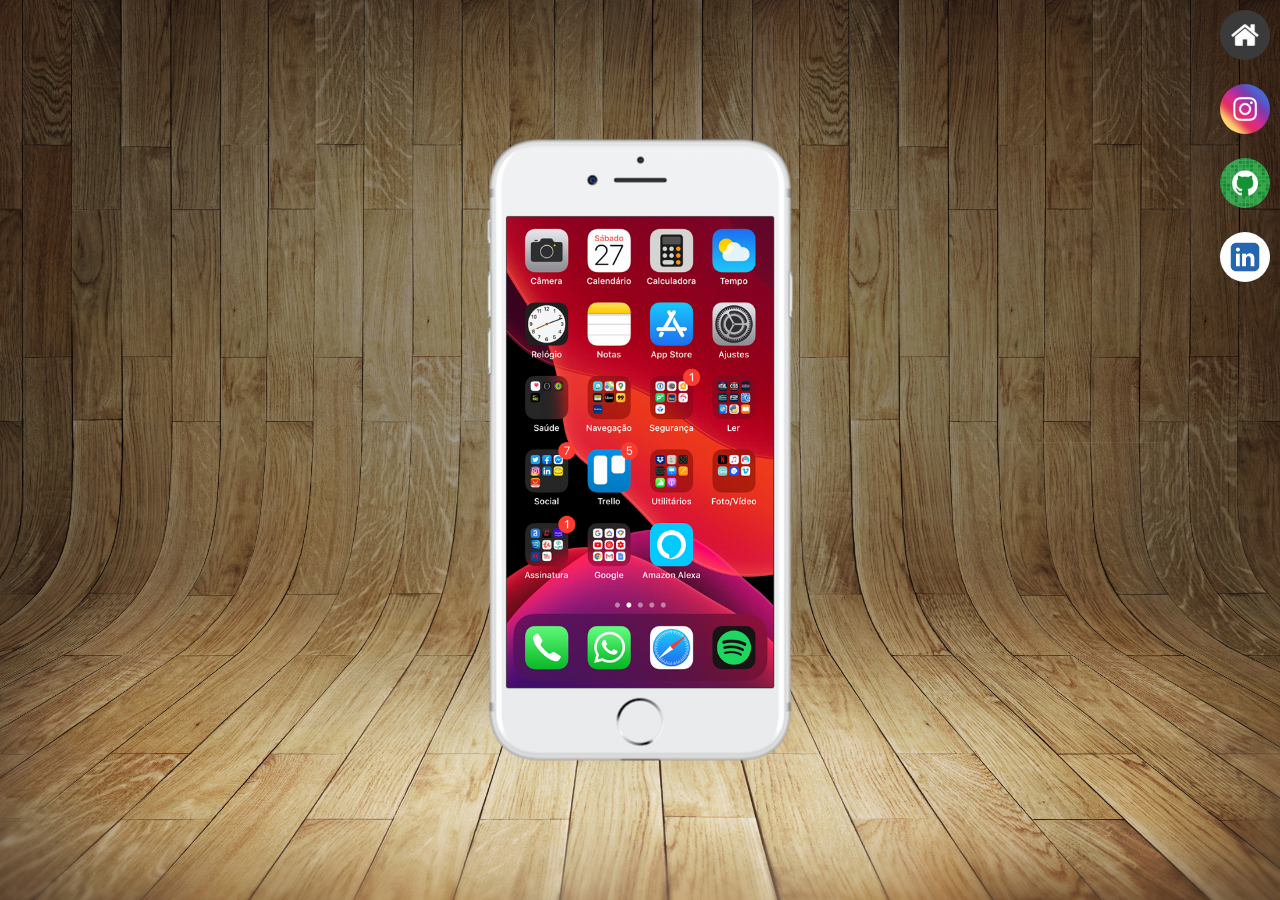
<file: index.html>
<!DOCTYPE html>
<html lang="pt-br">
<head>
    <meta charset="UTF-8">
    <meta http-equiv="X-UA-Compatible" content="IE=edge">
    <meta name="viewport" content="width=device-width, initial-scale=1.0">
    <link rel="shortcut icon" href="favicon.ico" type="image/x-icon">
    <link rel="stylesheet" href="estilos/style.css">
    <title>Projeto Redes sociais</title>
</head>
<body>    
    <main>
        <section id="telefone">
            <iframe src="home.html" name="tela" id="tela" frameborder="0">
                Seu navegador não é compatível com isso.
            </iframe>

        </section>
        <section id="redes-sociais">

            <a href="home.html" target="tela"><img src="imagens/logo-home.jpg" alt="home"></a><br>
            <a href="instagram.html" target="tela"><img src="imagens/logo-instagram.jpg" alt="instagram"></a><br>
            <a href="github.html" target="tela"><img src="imagens/logo-github.jpg" alt=""></a><br>
            <a href="linkedin.html" target="tela"><img src="imagens/logo-linkedin.jpg" alt=""></a><br>
            

        </section>
    </main>
</body>
</html>
</file>
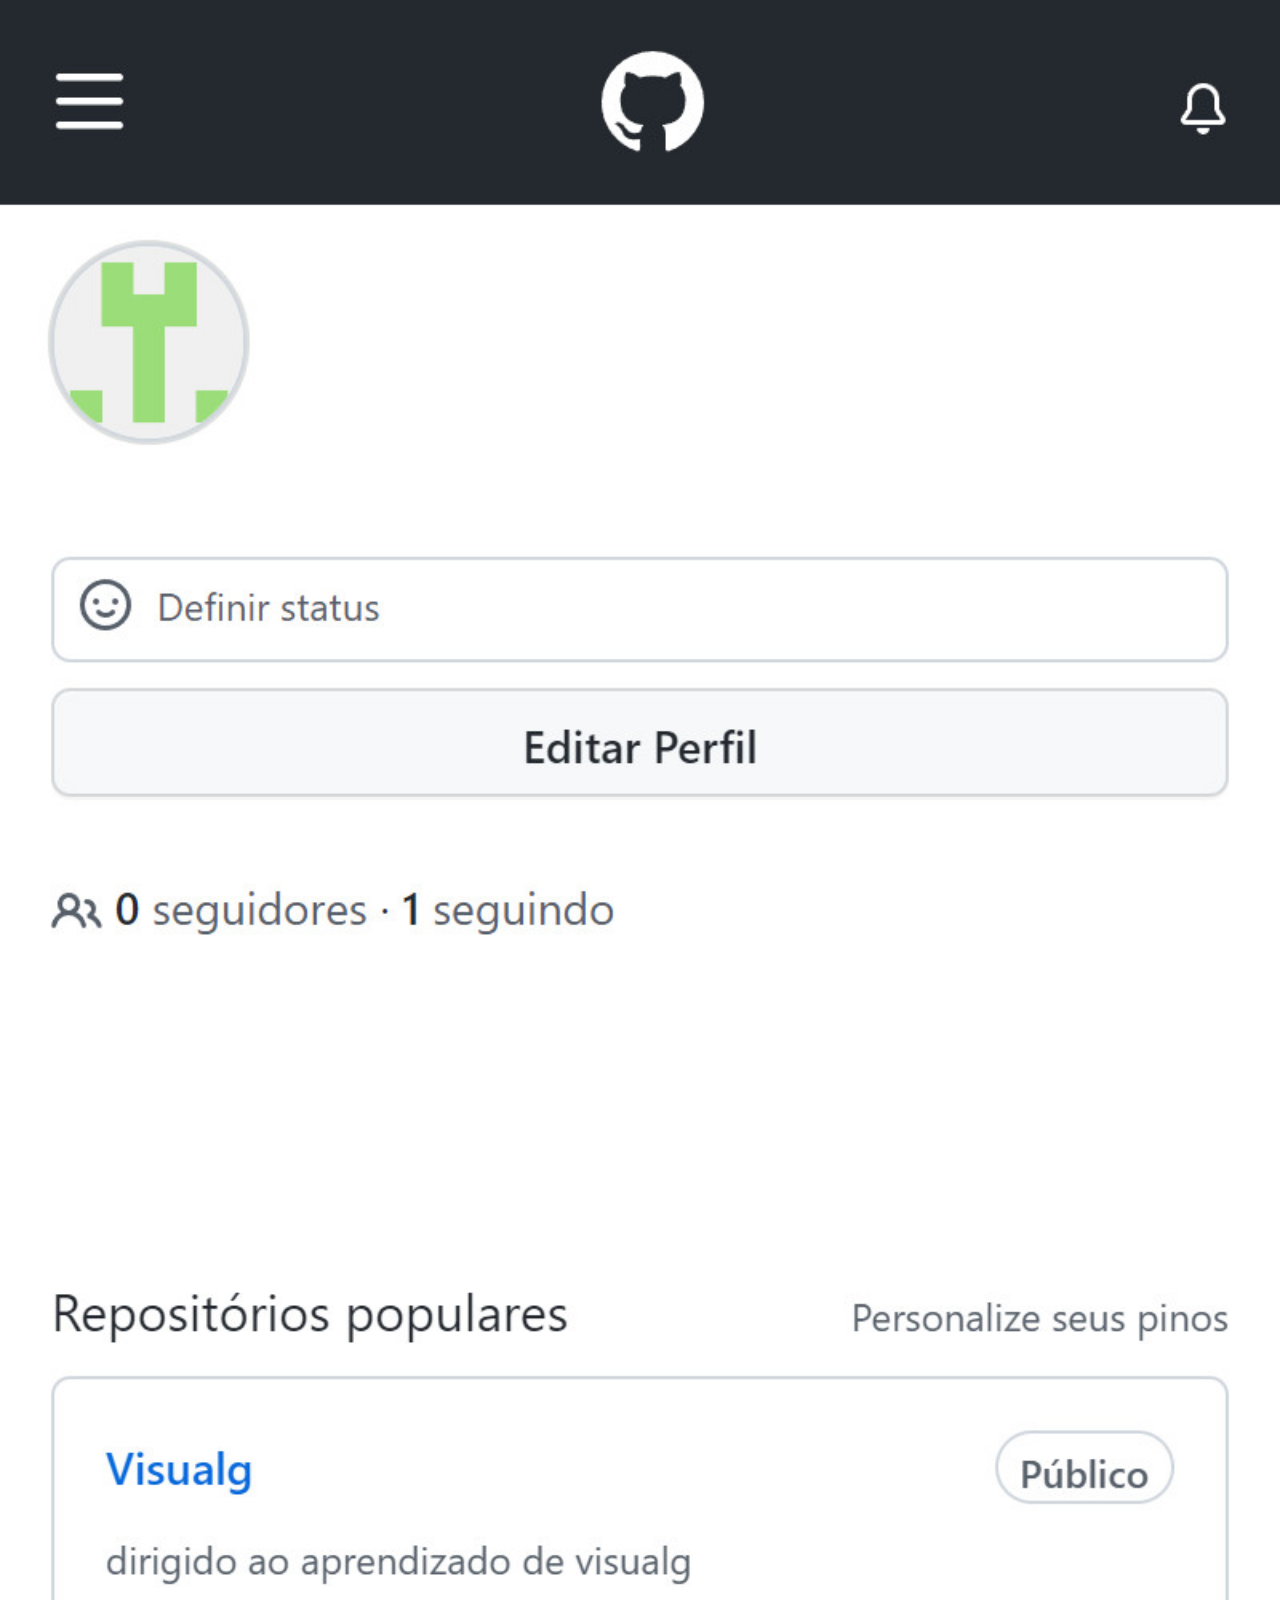
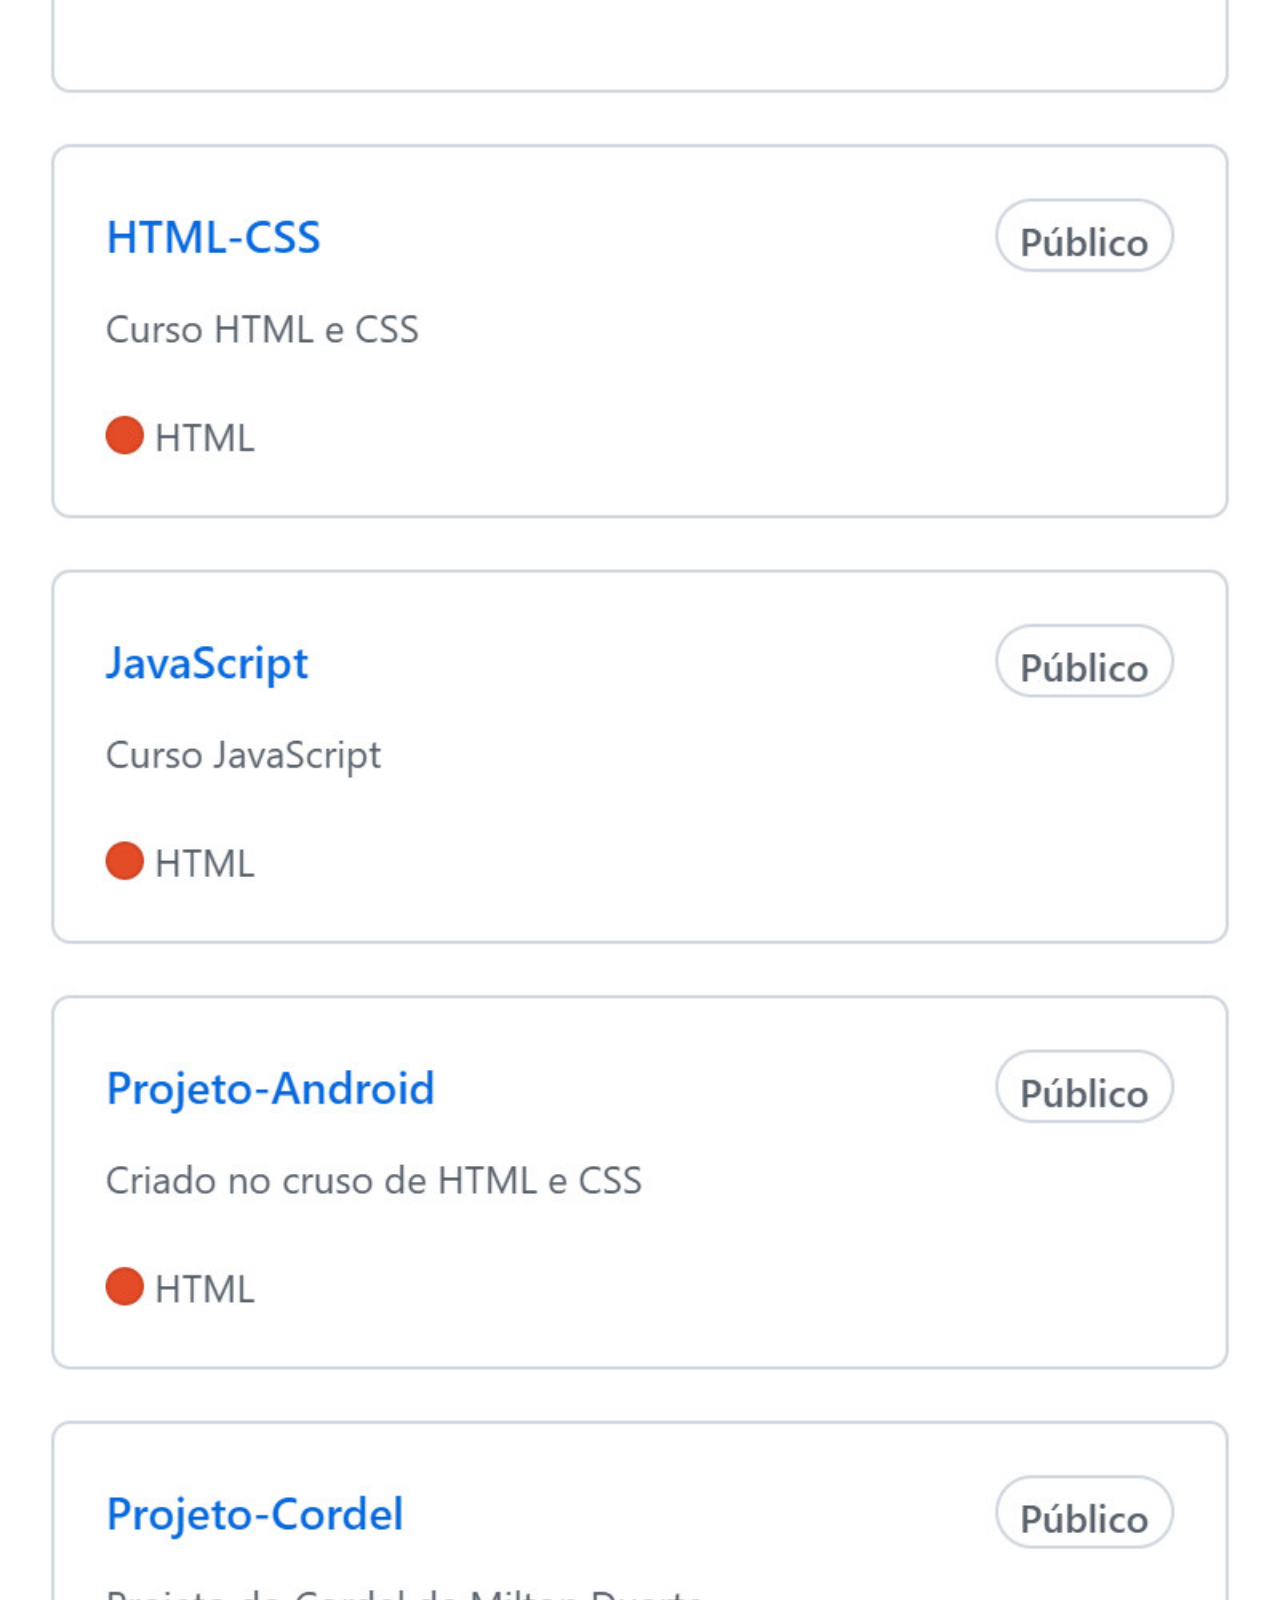
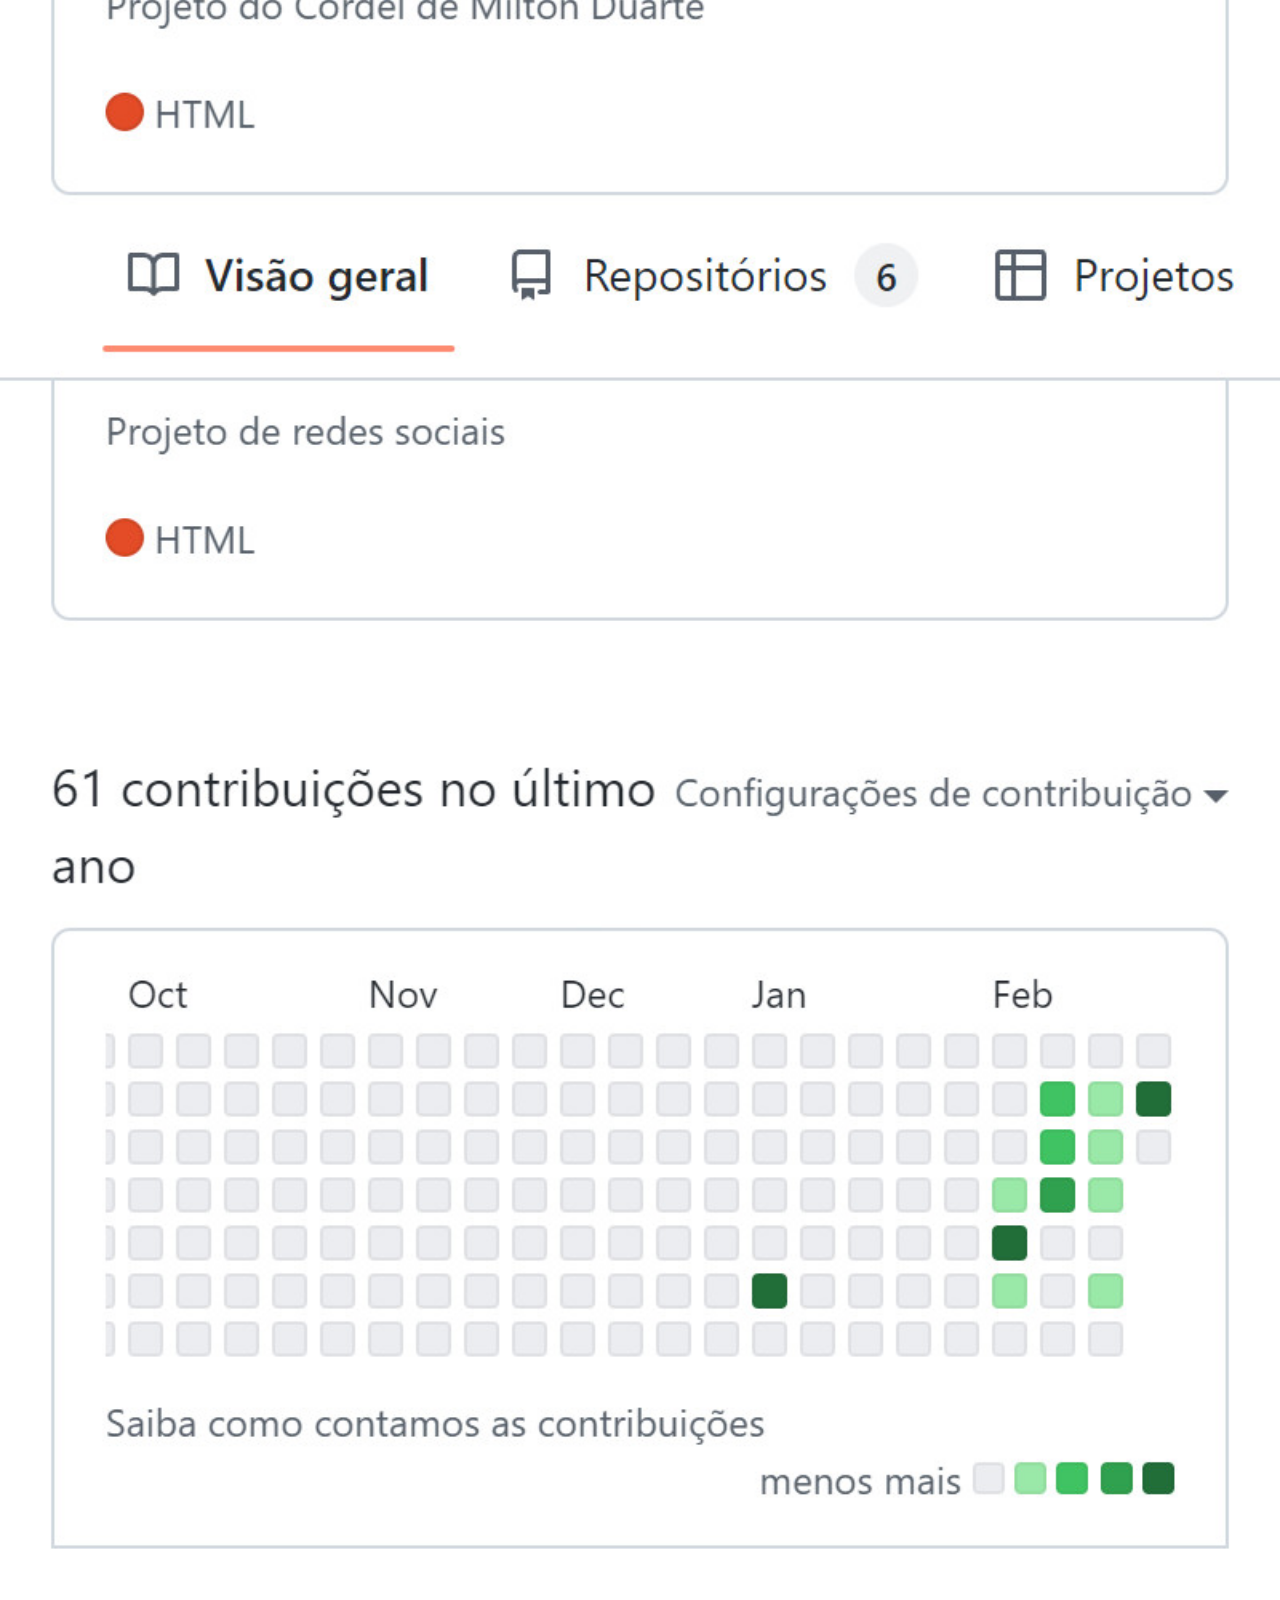
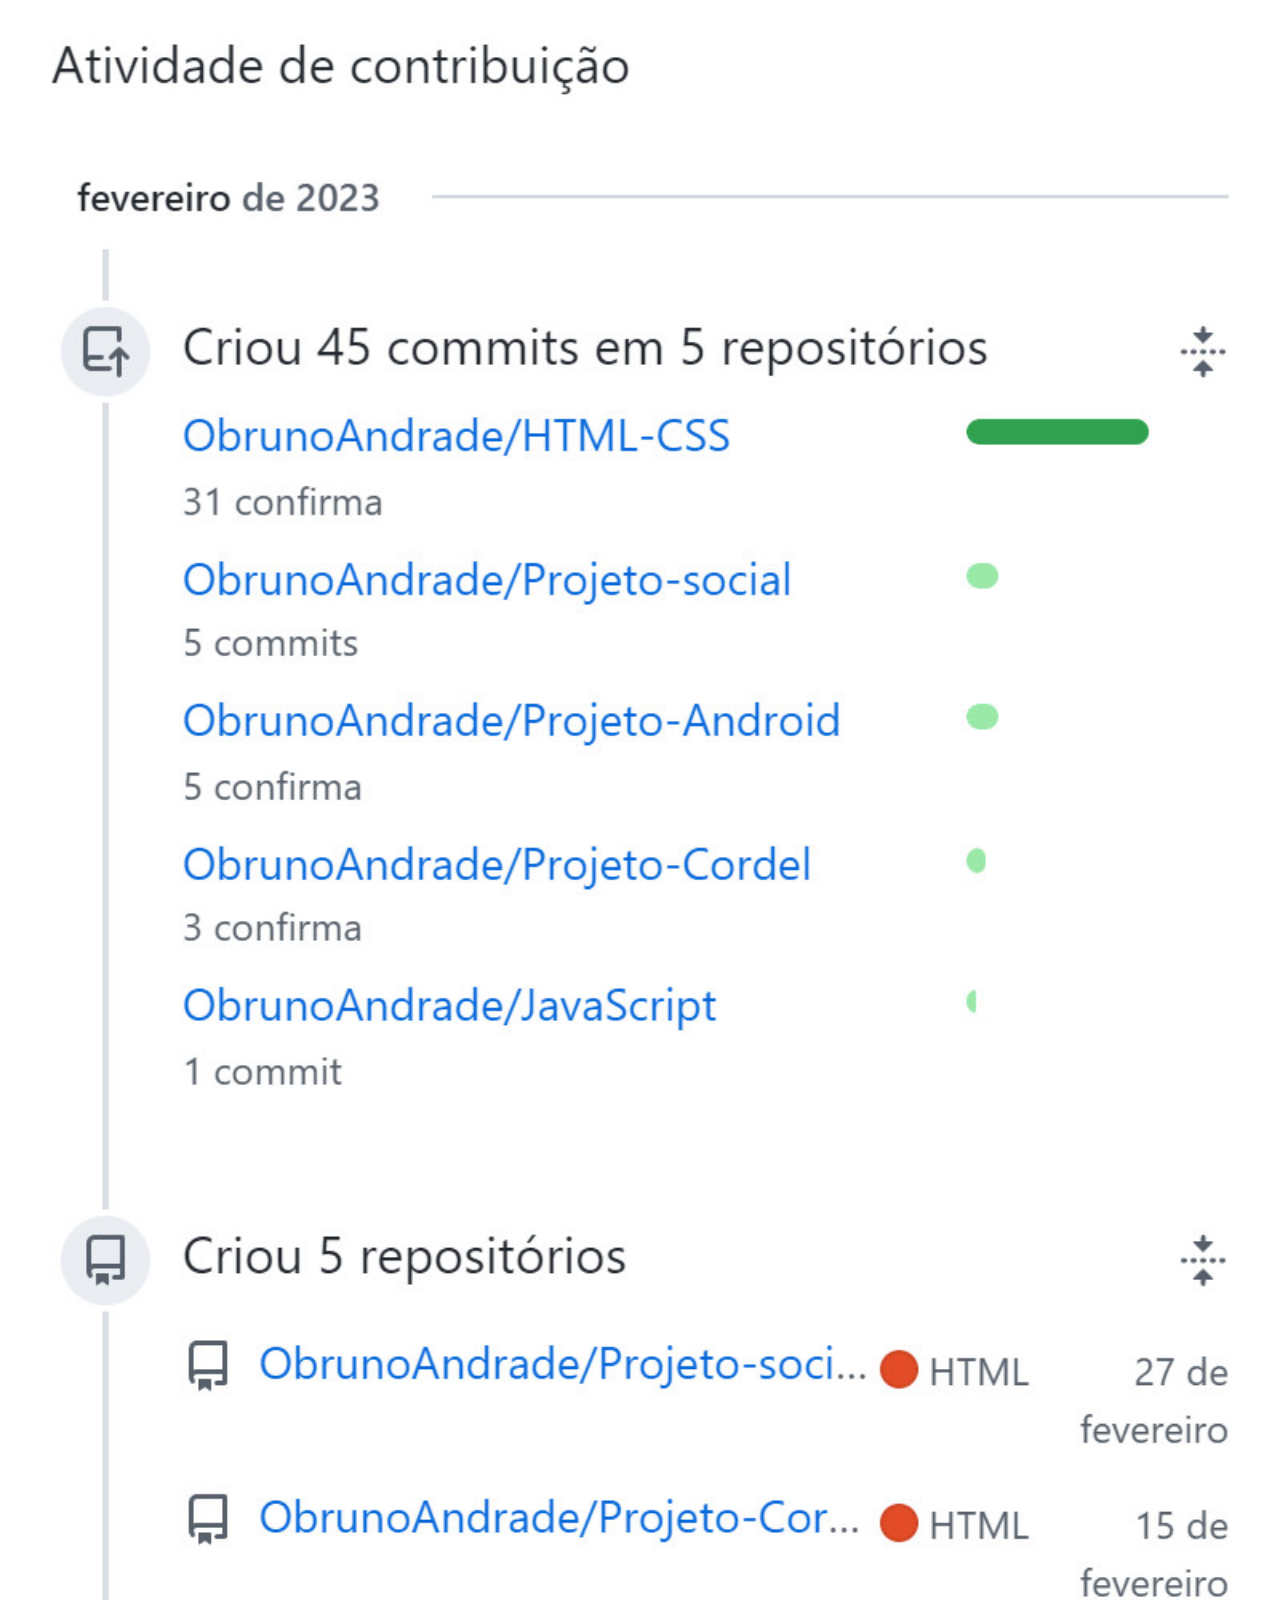
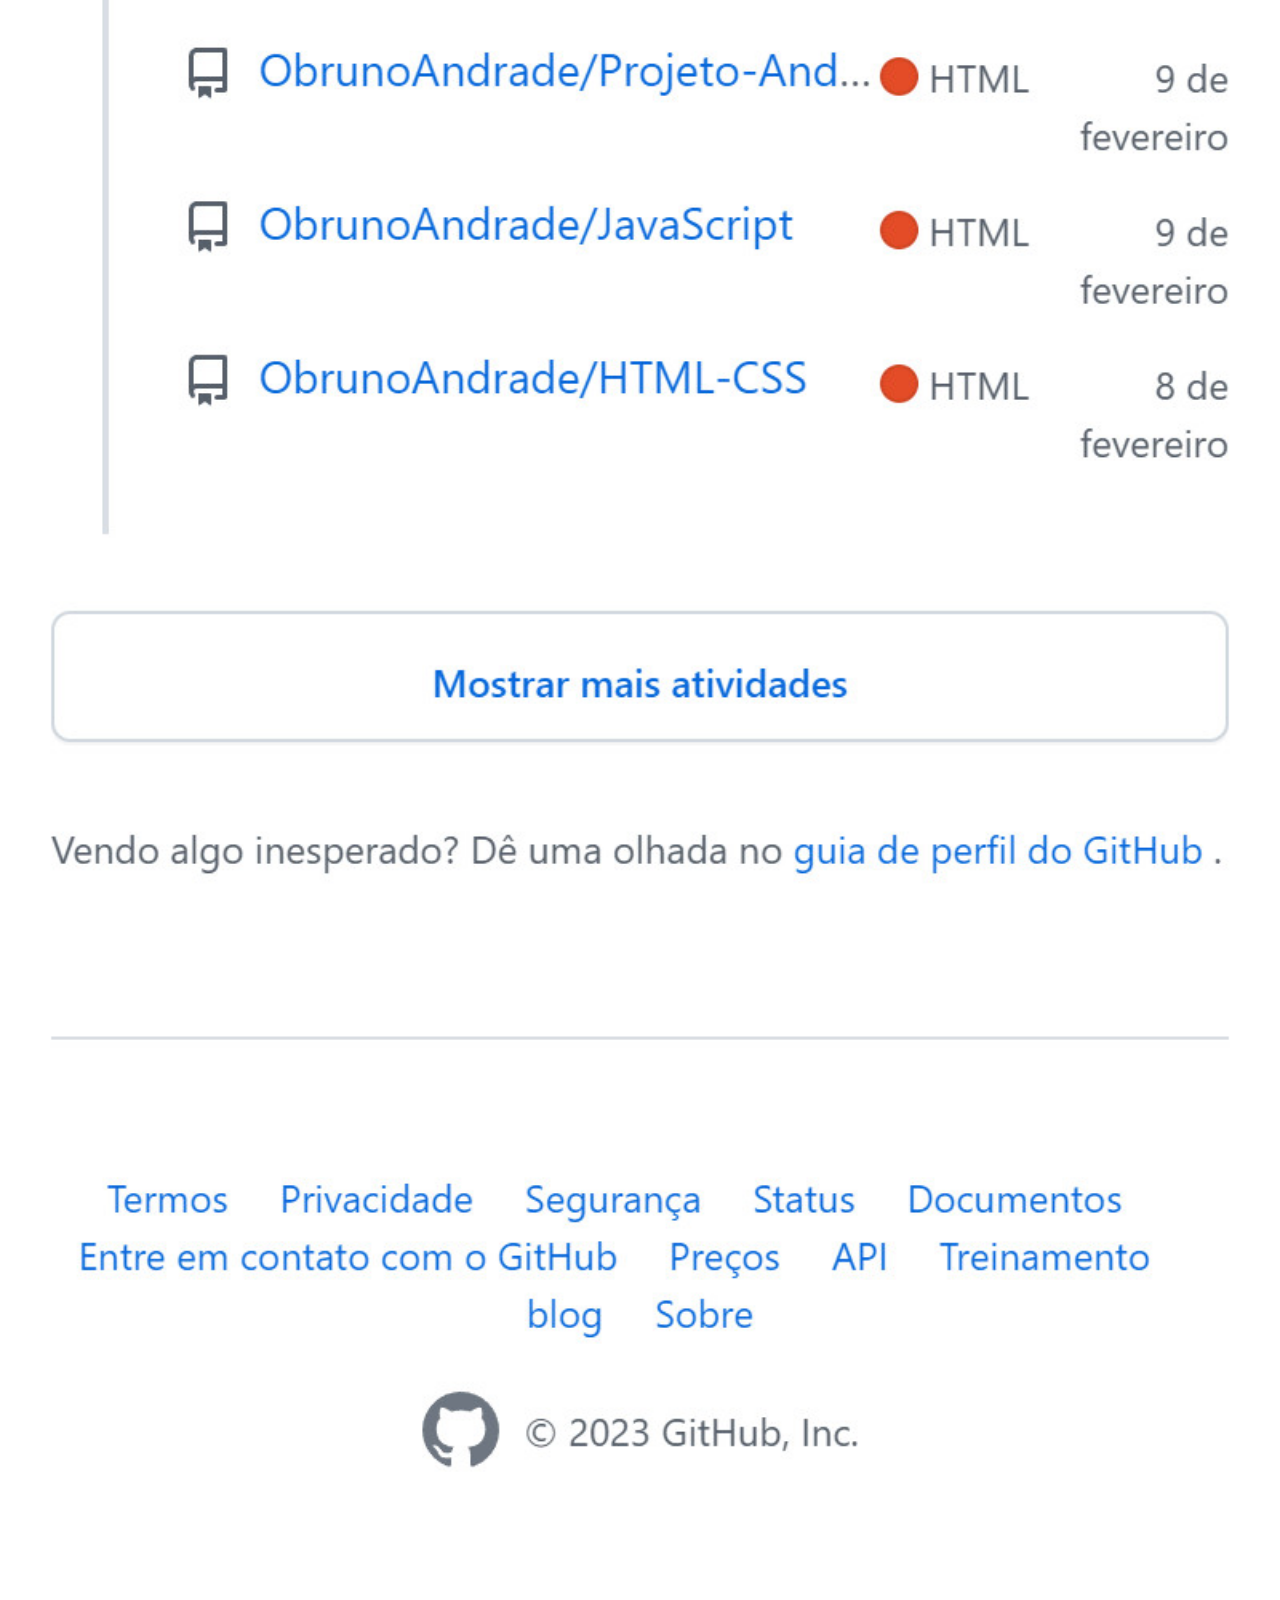
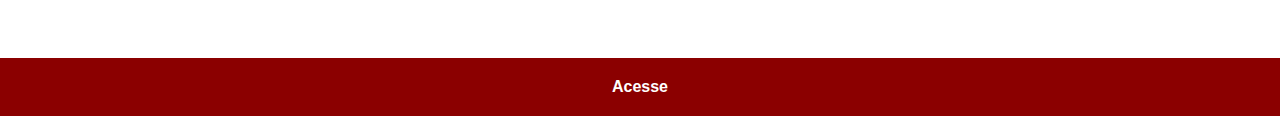
<file: github.html>
<!DOCTYPE html>
<html lang="pt-br">
<head>
    <meta charset="UTF-8">
    <meta http-equiv="X-UA-Compatible" content="IE=edge">
    <meta name="viewport" content="width=device-width, initial-scale=1.0">
    <title>GitHub</title>
    <link rel="stylesheet" href="estilos/social.css">
</head>
<body>
    <img src="imagens/tela-github.jpg" alt="GitHub">
    <a href="https://github.com/ObrunoAndrade" target="_blank">Acesse</a>
</body>
</html>
</file>
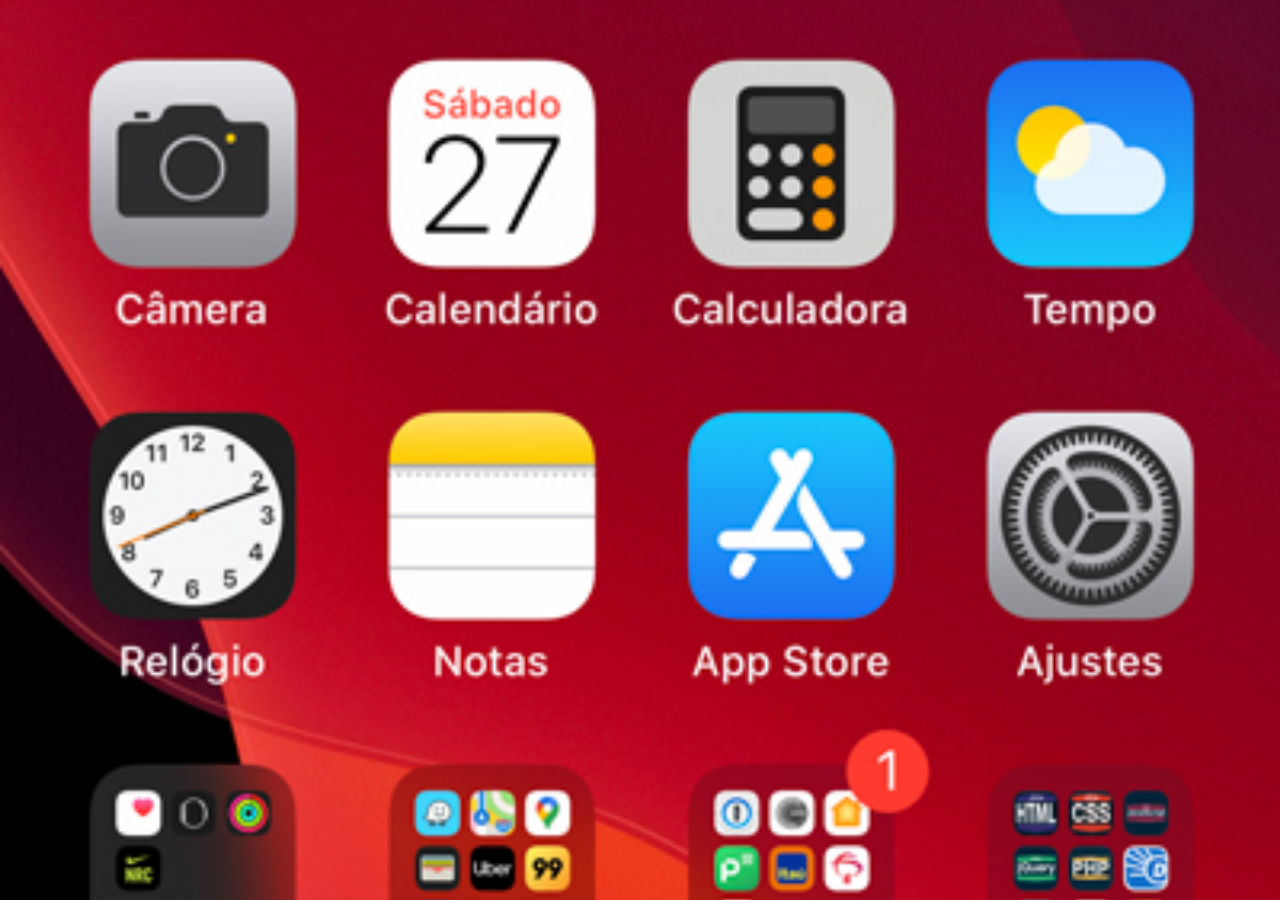
<file: home.html>
<!DOCTYPE html>
<html lang="pt-br">
<head>
    <meta charset="UTF-8">
    <meta http-equiv="X-UA-Compatible" content="IE=edge">
    <meta name="viewport" content="width=device-width, initial-scale=1.0">
    <title>Home</title>
</head>
<style>
    * {

        margin: 0px;
        padding: 0px;

    }
    body {

        width: 100vw;
        height: 100vh;
        background: black url('imagens/tela-home.jpg') no-repeat top center;
        background-size: cover;
    }

</style>
<body>
    
</body>
</html>
</file>
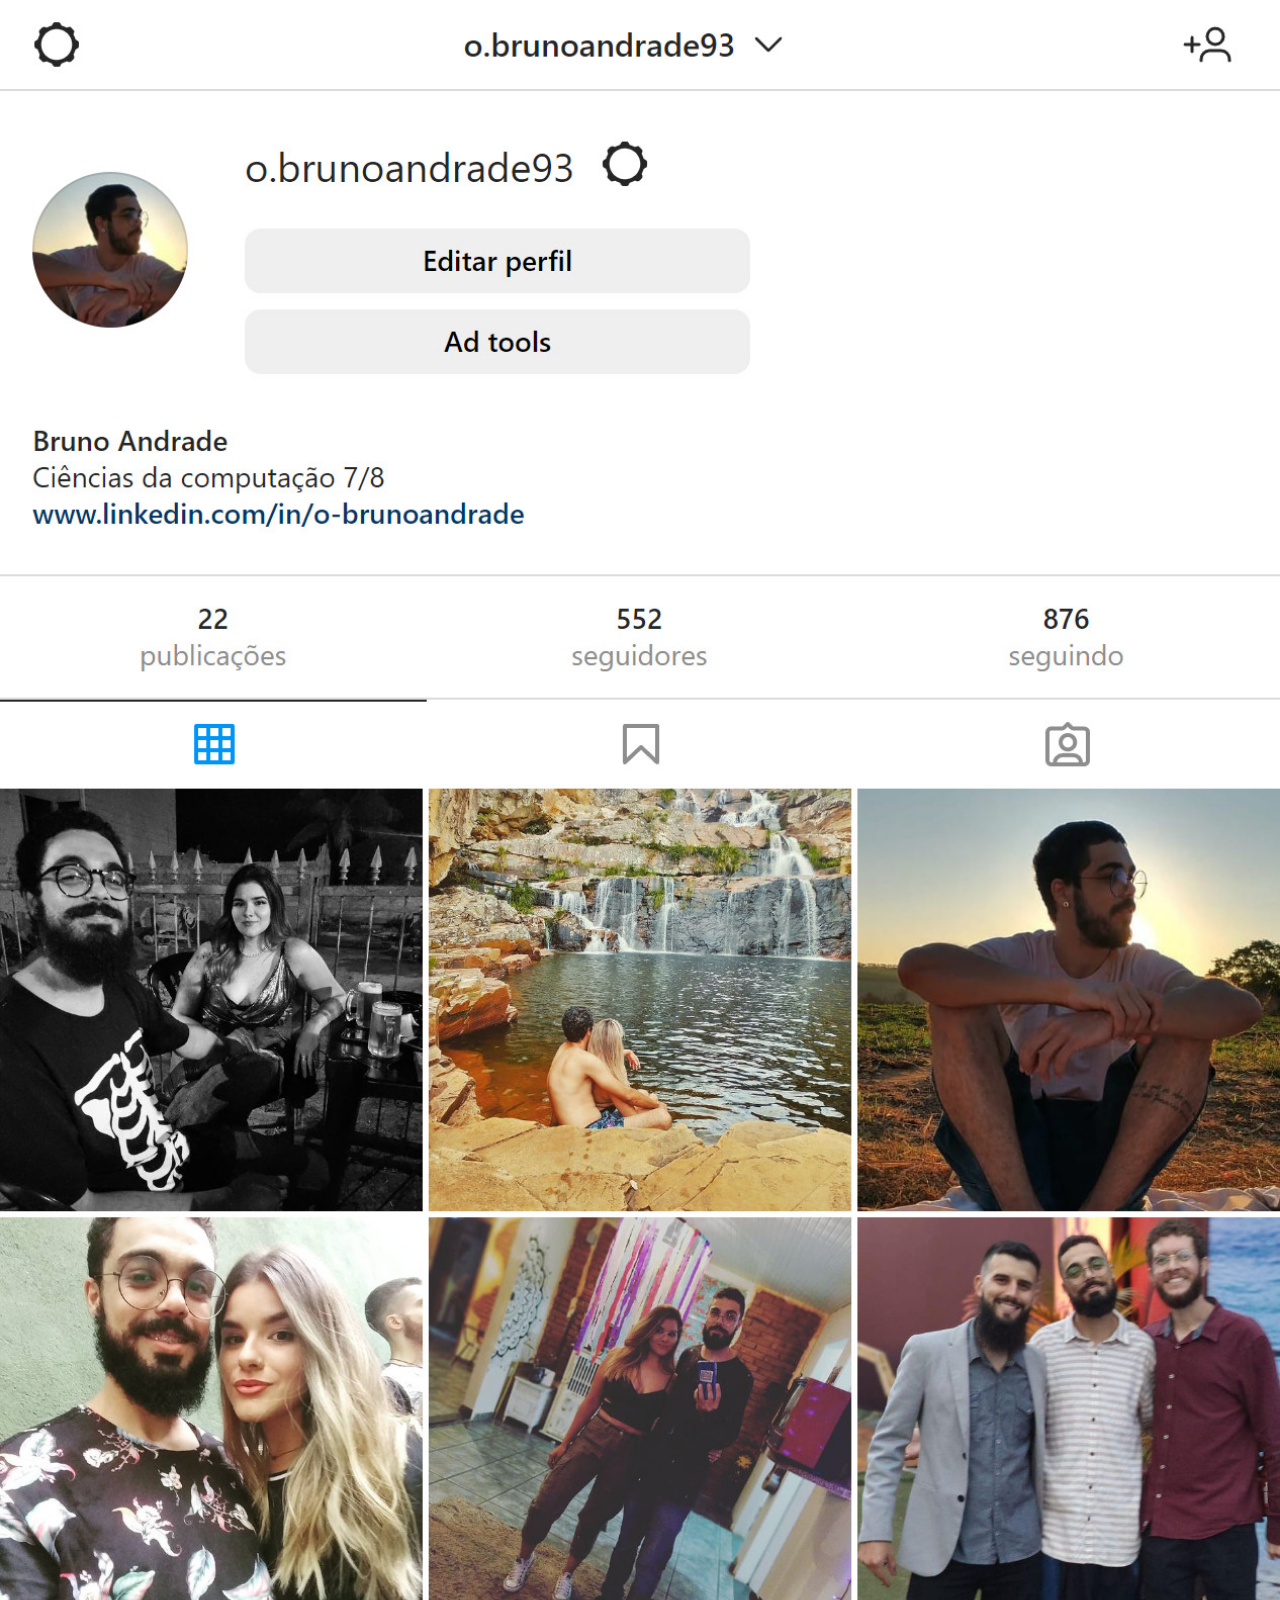
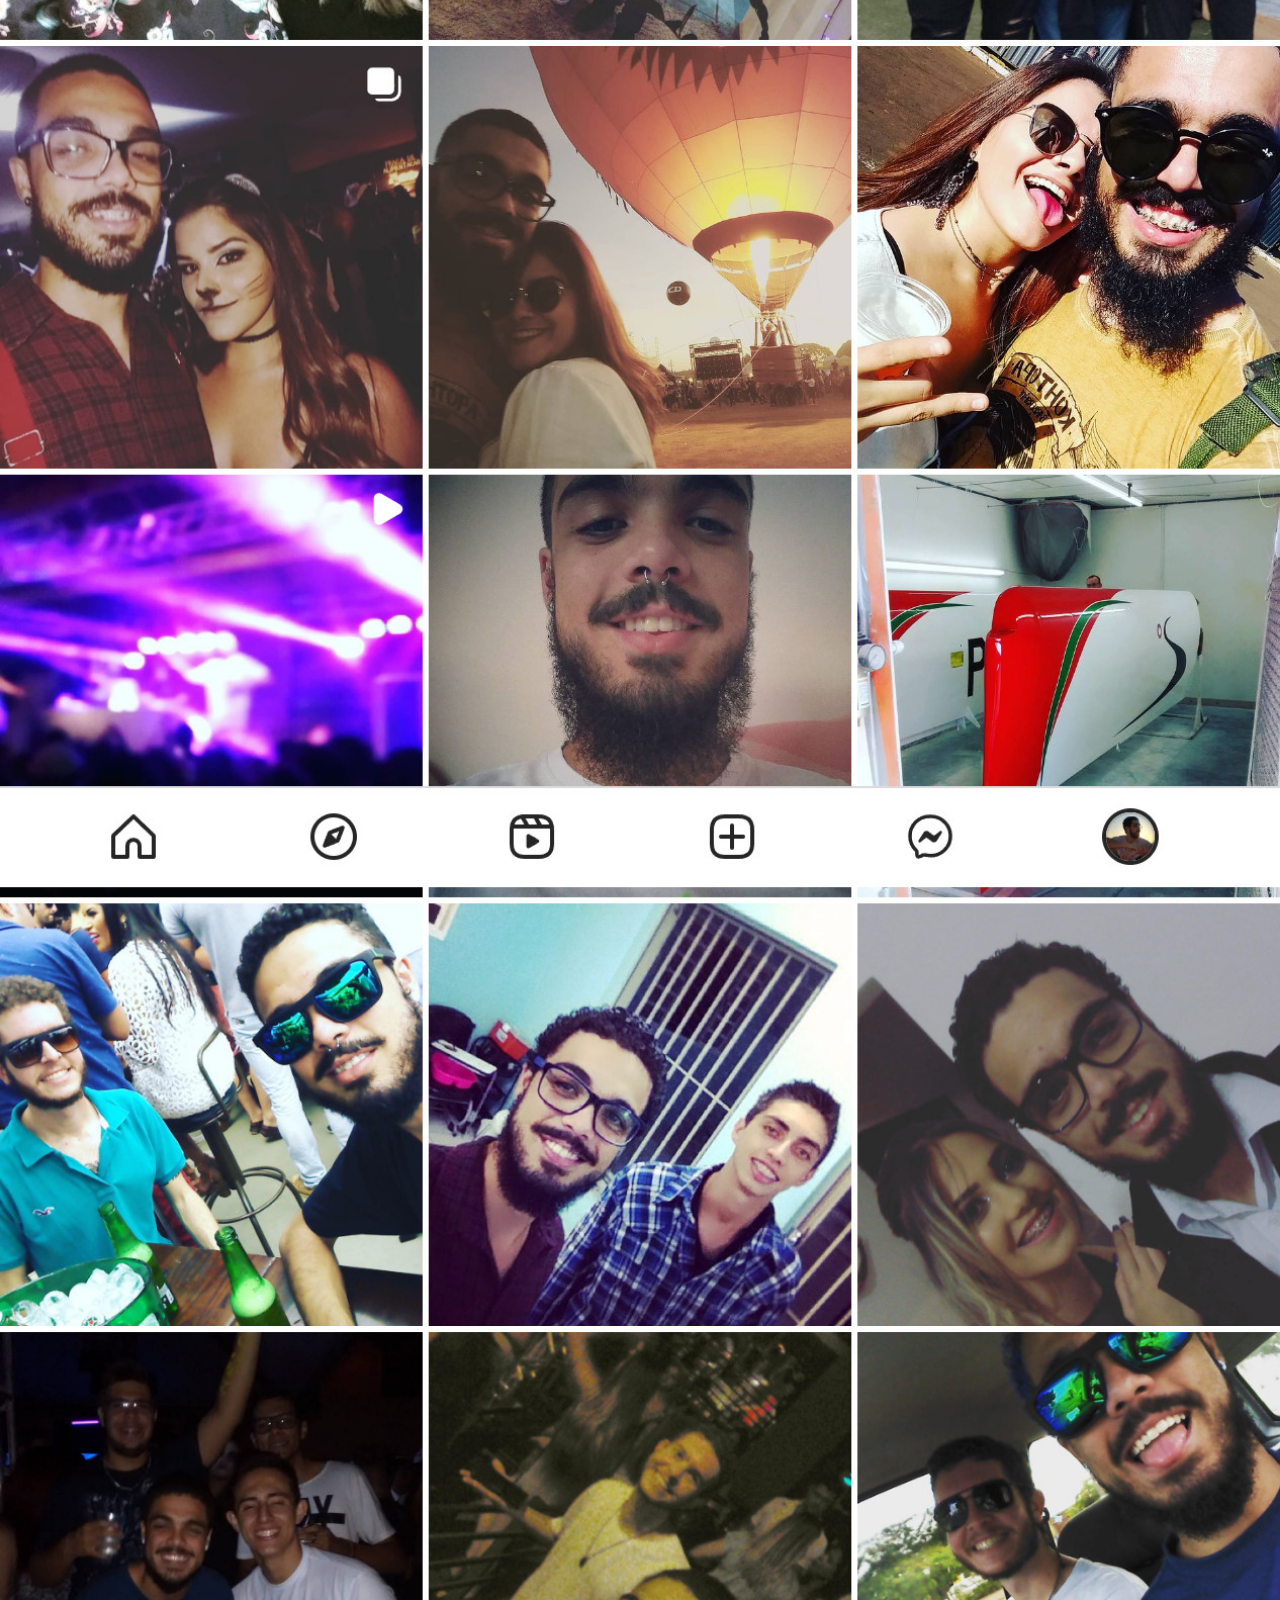
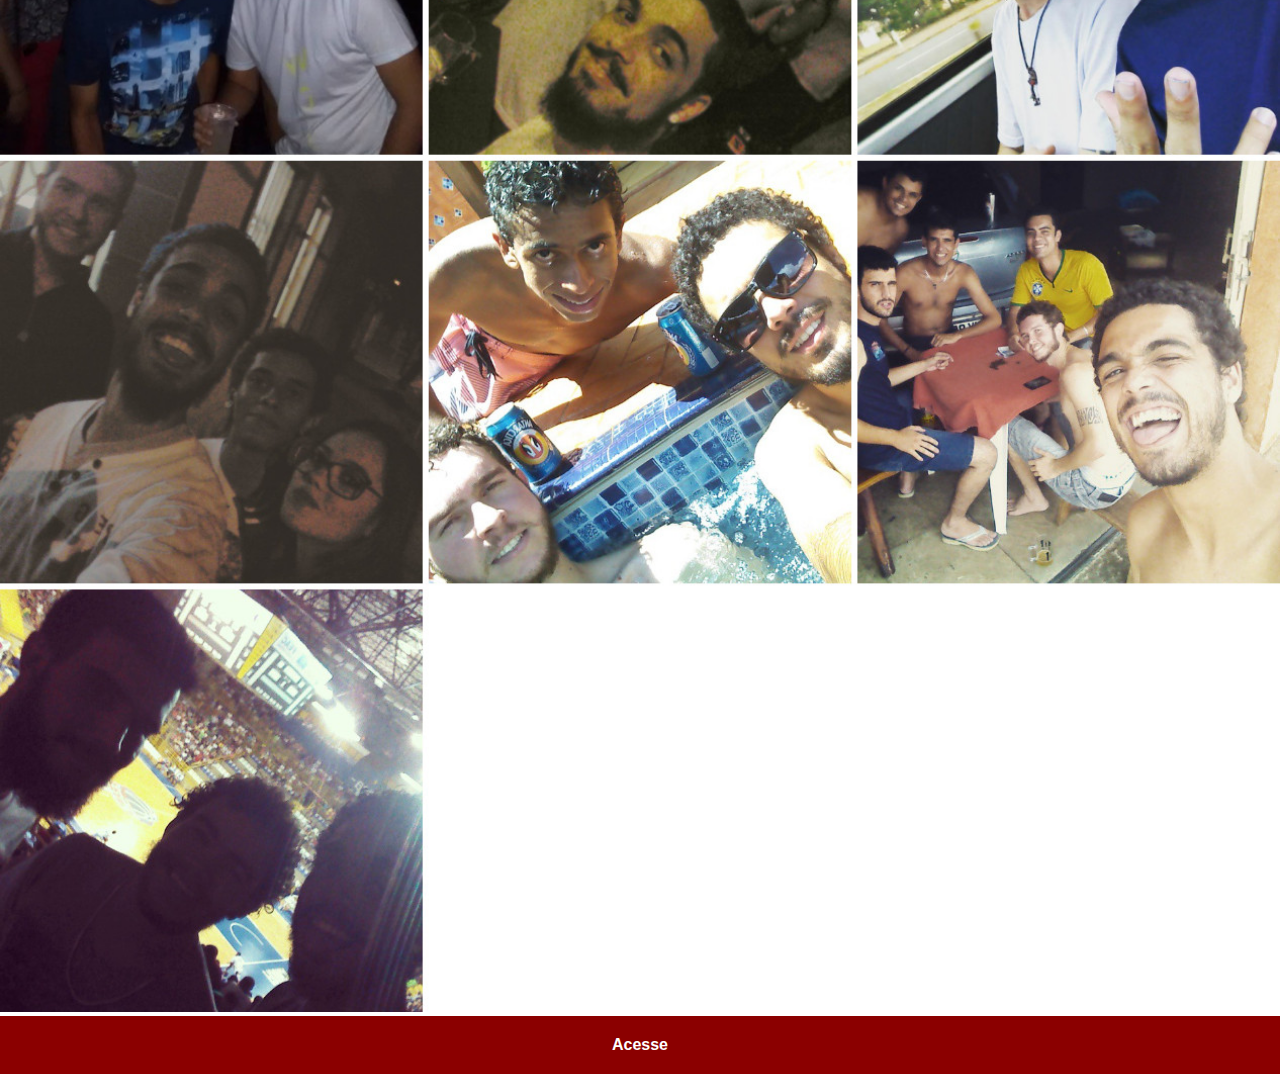
<file: instagram.html>
<!DOCTYPE html>
<html lang="pt-br">
<head>
    <meta charset="UTF-8">
    <meta http-equiv="X-UA-Compatible" content="IE=edge">
    <meta name="viewport" content="width=device-width, initial-scale=1.0">
    <title>Instagram</title>
    <link rel="stylesheet" href="estilos/social.css">
</head>
<body>
    <img src="imagens/tela-instagram.jpg" alt="Instagram">
    <a href="https://www.instagram.com/o.brunoandrade93/" target="_blank"> Acesse</a>
</body>
</html>
</file>
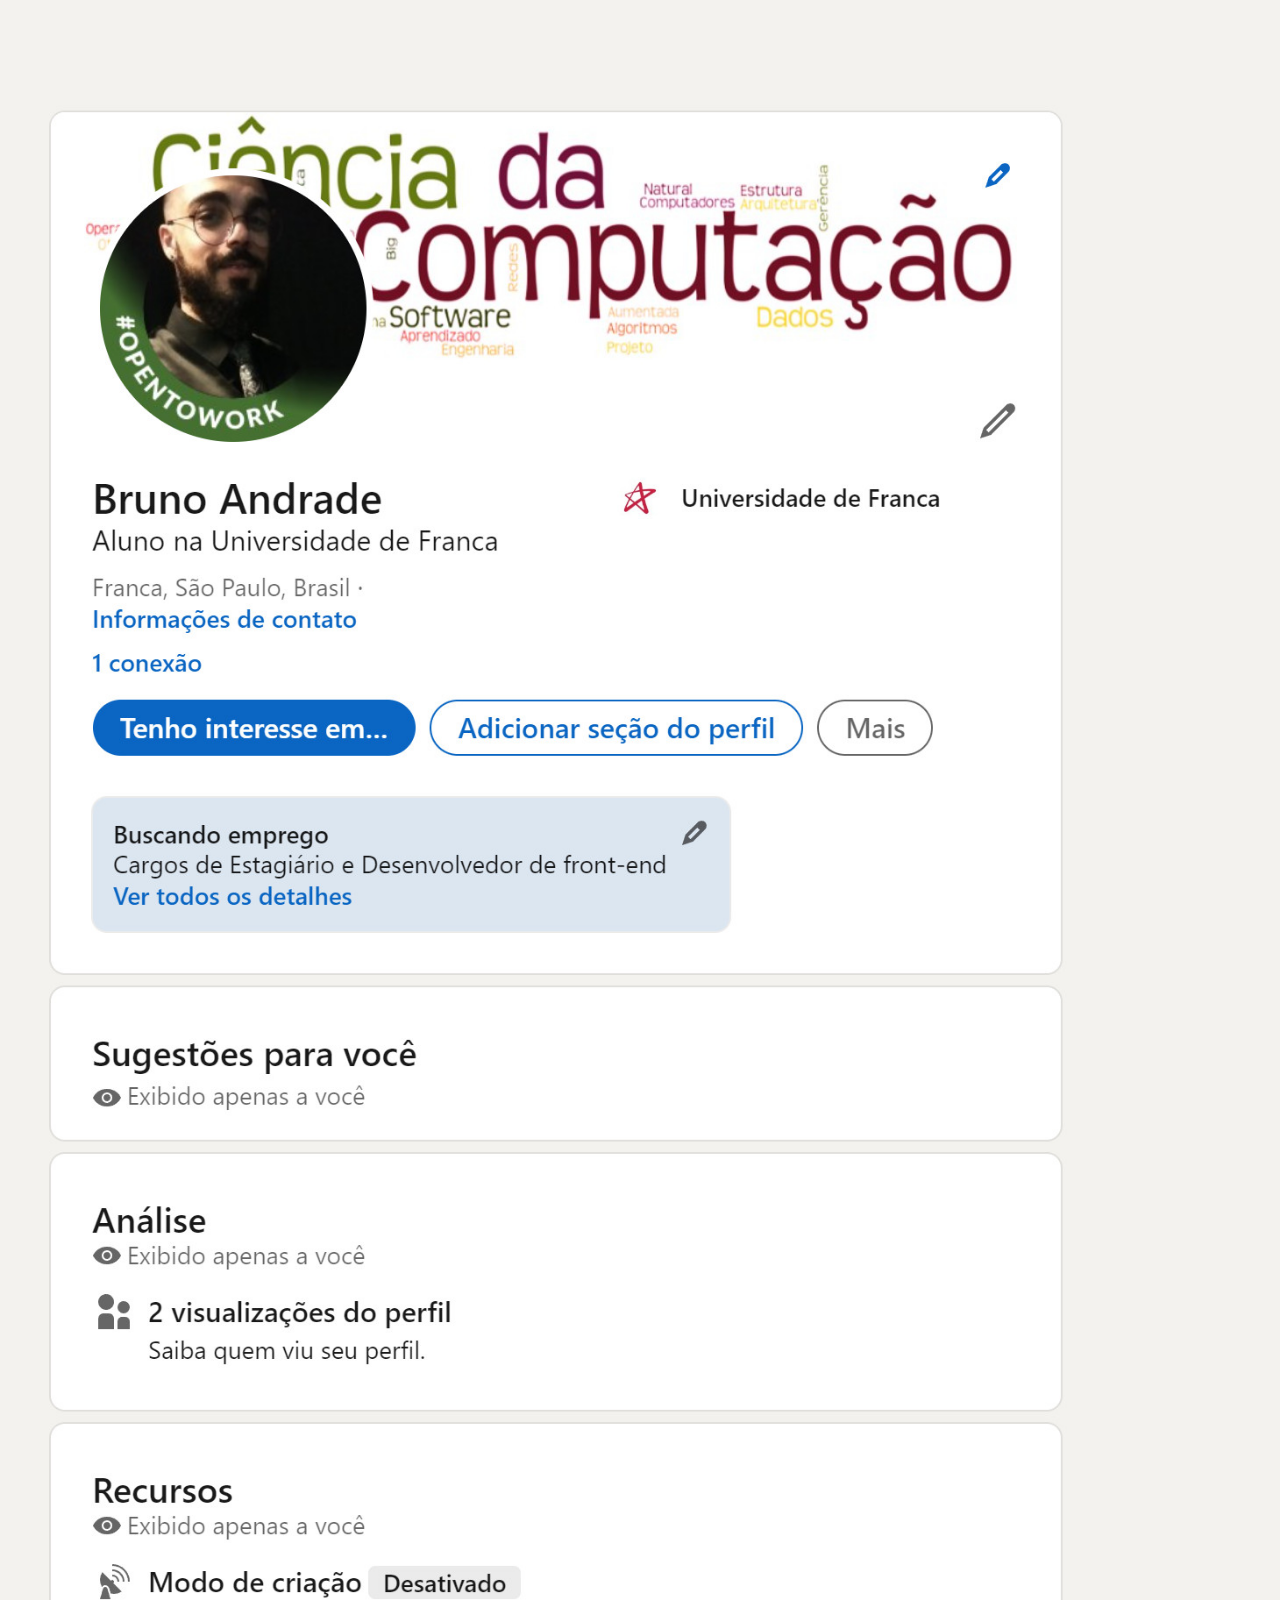
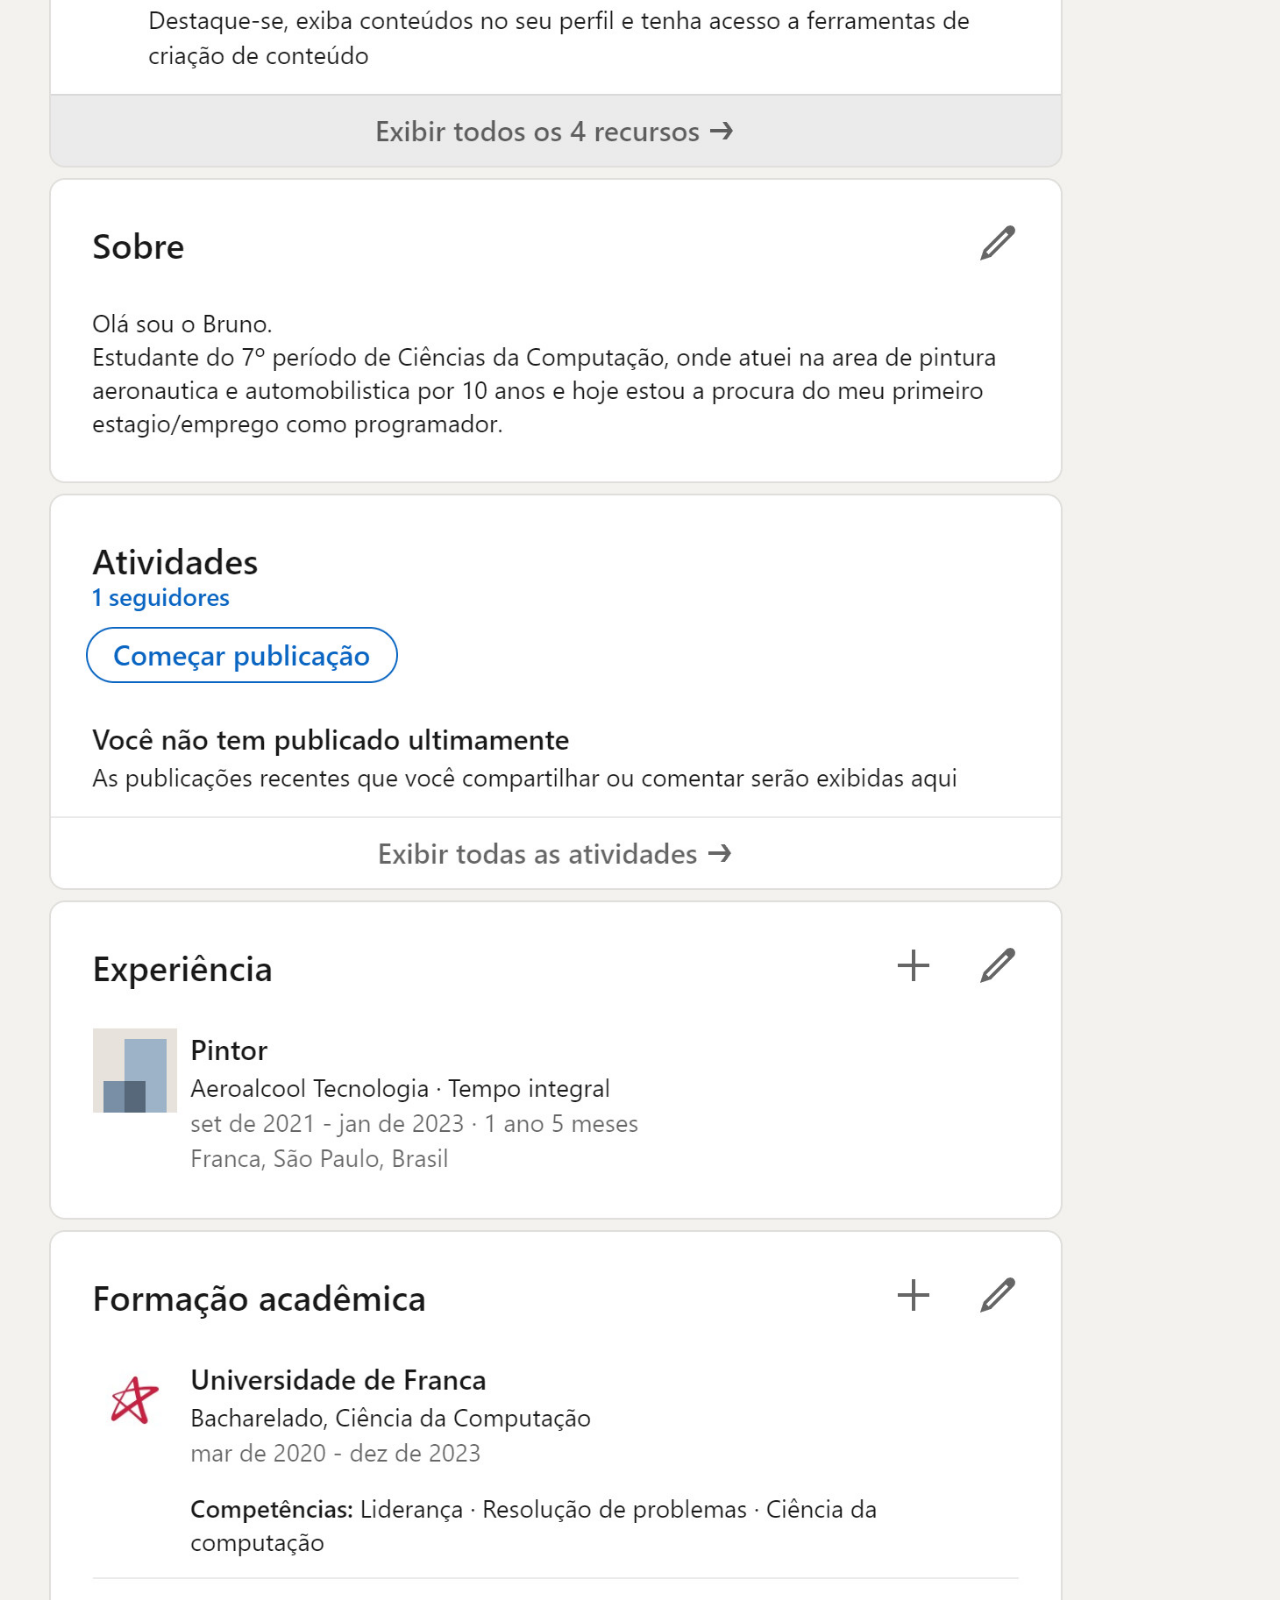
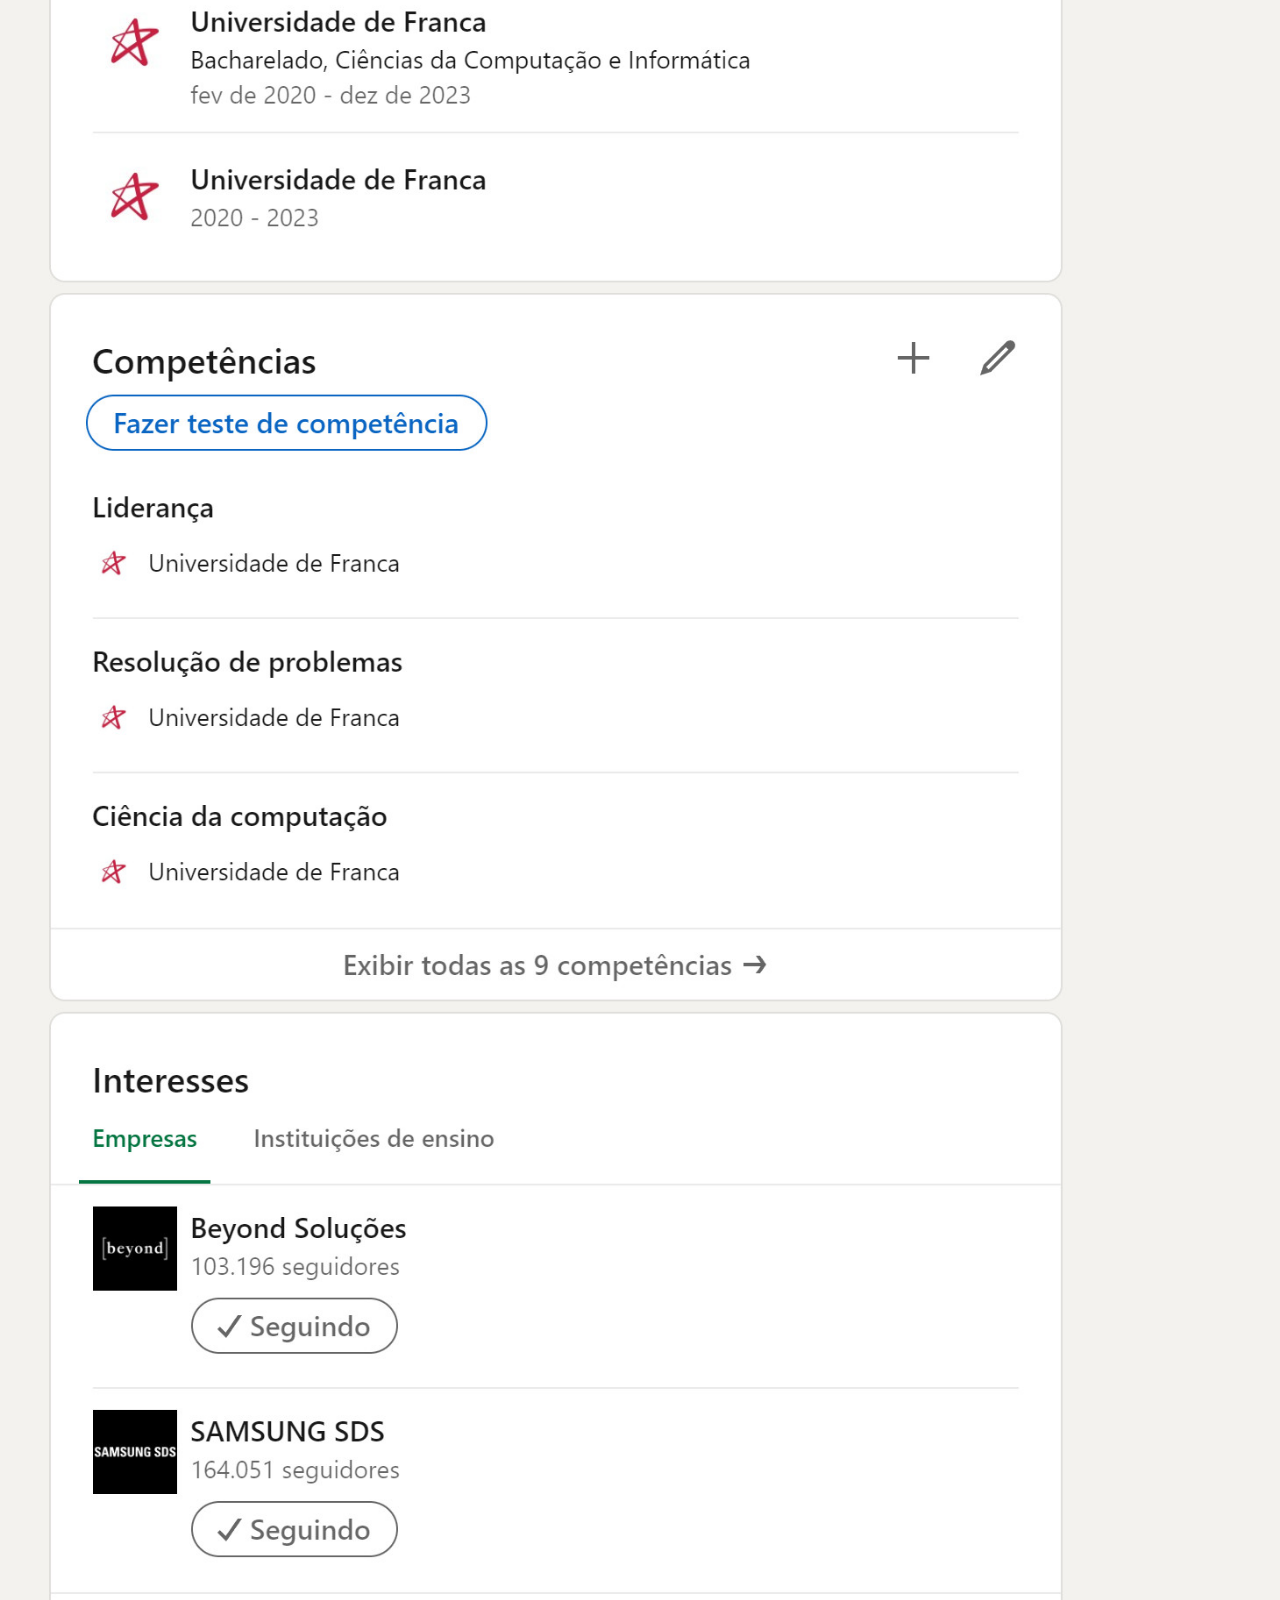
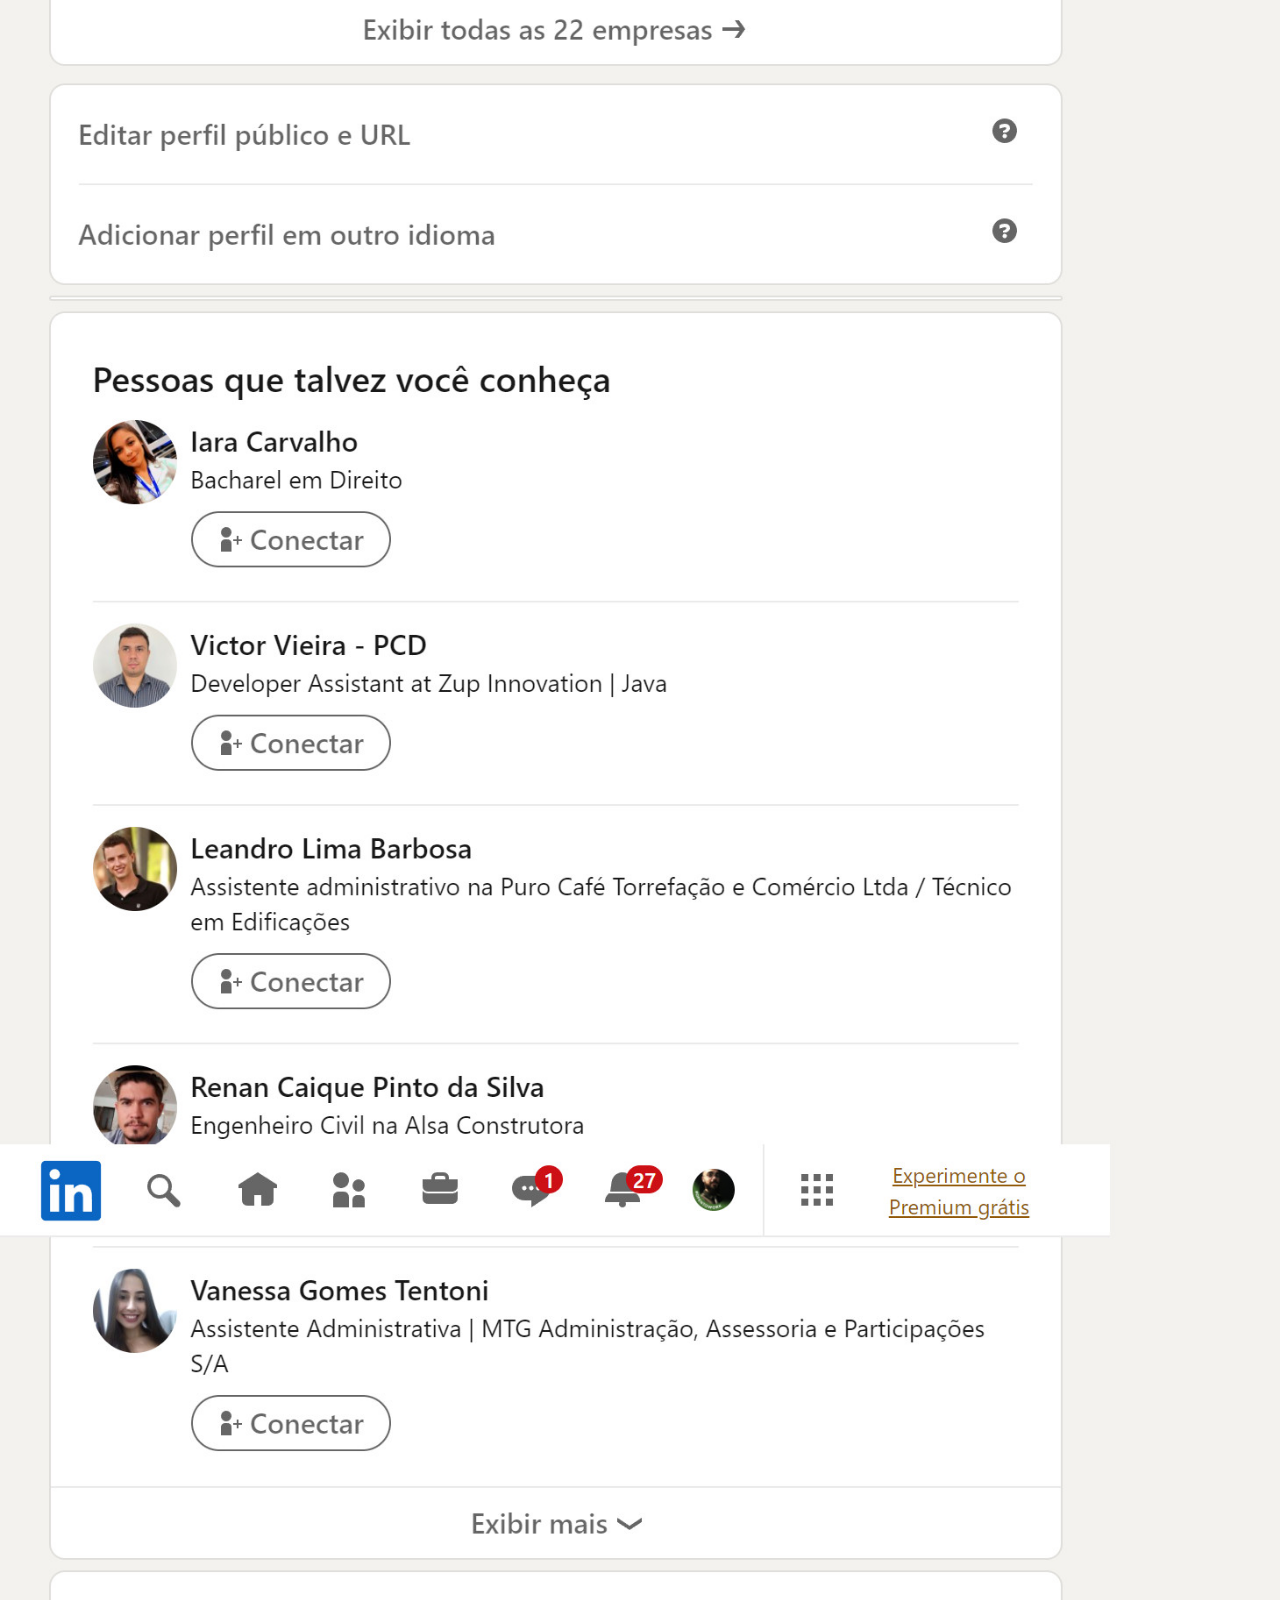
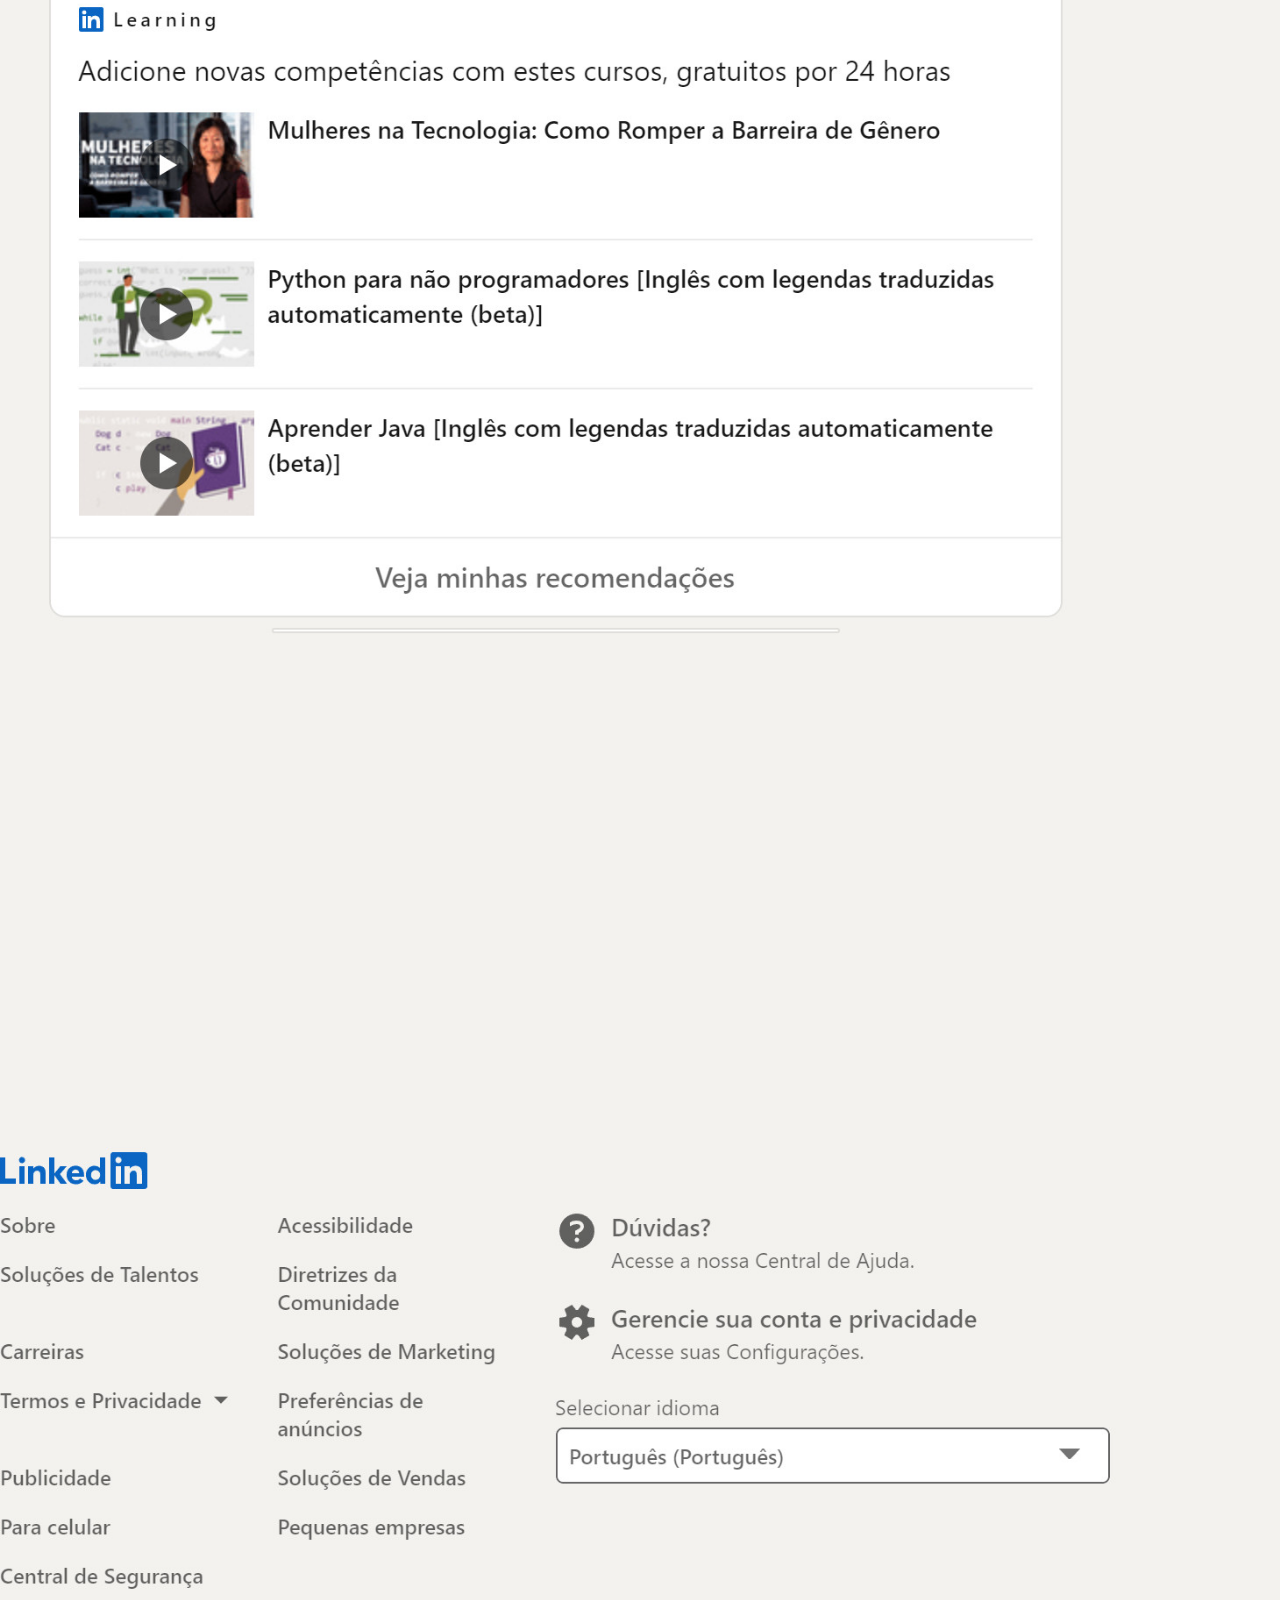
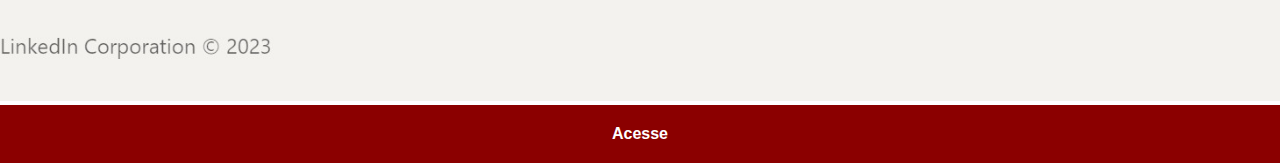
<file: linkedin.html>
<!DOCTYPE html>
<html lang="pt-br">
<head>
    <meta charset="UTF-8">
    <meta http-equiv="X-UA-Compatible" content="IE=edge">
    <meta name="viewport" content="width=device-width, initial-scale=1.0">
    <title>Linkedin</title>
    <link rel="stylesheet" href="estilos/social.css">
</head>
<body>
    <img src="imagens/tela-linkedin.jpg" alt="Linkedin">
    <a href="https://www.linkedin.com/in/o-brunoandrade/">Acesse</a>
</body>
</html>
</file>
<file: estilos/style.css>
@charset "UTF-8";

* {
    margin: 0px;
    padding: 0px;
    font-family: Arial, Helvetica, sans-serif;
}

html, body {

    height: 100vh;
    width: 100vw;
    background-color: black;

}

body {

    background: url('../imagens/fundo-madeira.jpg') no-repeat top center;
    background-size: cover;
    background-attachment: fixed;

}

main {

    position: relative;
    height: 100vh;
    
}

section#telefone {

    position: absolute;
    top: 50%;
    left: 50%;
    transform: translate(-50%, -50%);

    height: 627px;
    width: 311px;
    background-color: blue;
    background: url('../imagens/frame-iphone.png') no-repeat;

}

iframe#tela {


    position: relative;
    top: 80px;
    left: 22px;
    width: 267px;
    height: 471px;
}

section#redes-sociais {
    text-align: right;
}

section#redes-sociais img {

    width: 50px;
    margin: 10px;
    border-radius: 50%;
    box-shadow: 2px 2px 5 px rgba(0, 0, 0, 0.301);
    box-sizing: border-box;
}

section#redes-sociais img:hover {

    border: 2px solid rgba(255, 255, 255, 0.541);
    transform: translate(-3px, -3px);
    box-shadow: 2px 2px 1px rgb(255, 255, 255);
    transition: transform 0.1s, border 2s;
}
</file>
<file: estilos/social.css>
@charset "UTF-8";

* {
    margin: 0px;
    padding: 0px;
    font-family: Arial, Helvetica, sans-serif;
}
::-webkit-scrollbar {
    width: 0px;
    height: 0px;
}
img {

    width: 100%;

}

a {

    display: block;
    background-color: darkred;
    color: white;
    padding: 20px;
    text-align: center;
    font-weight: bolder;
    text-decoration: none;
}

a:hover {

    background-color: red;
}
</file>
